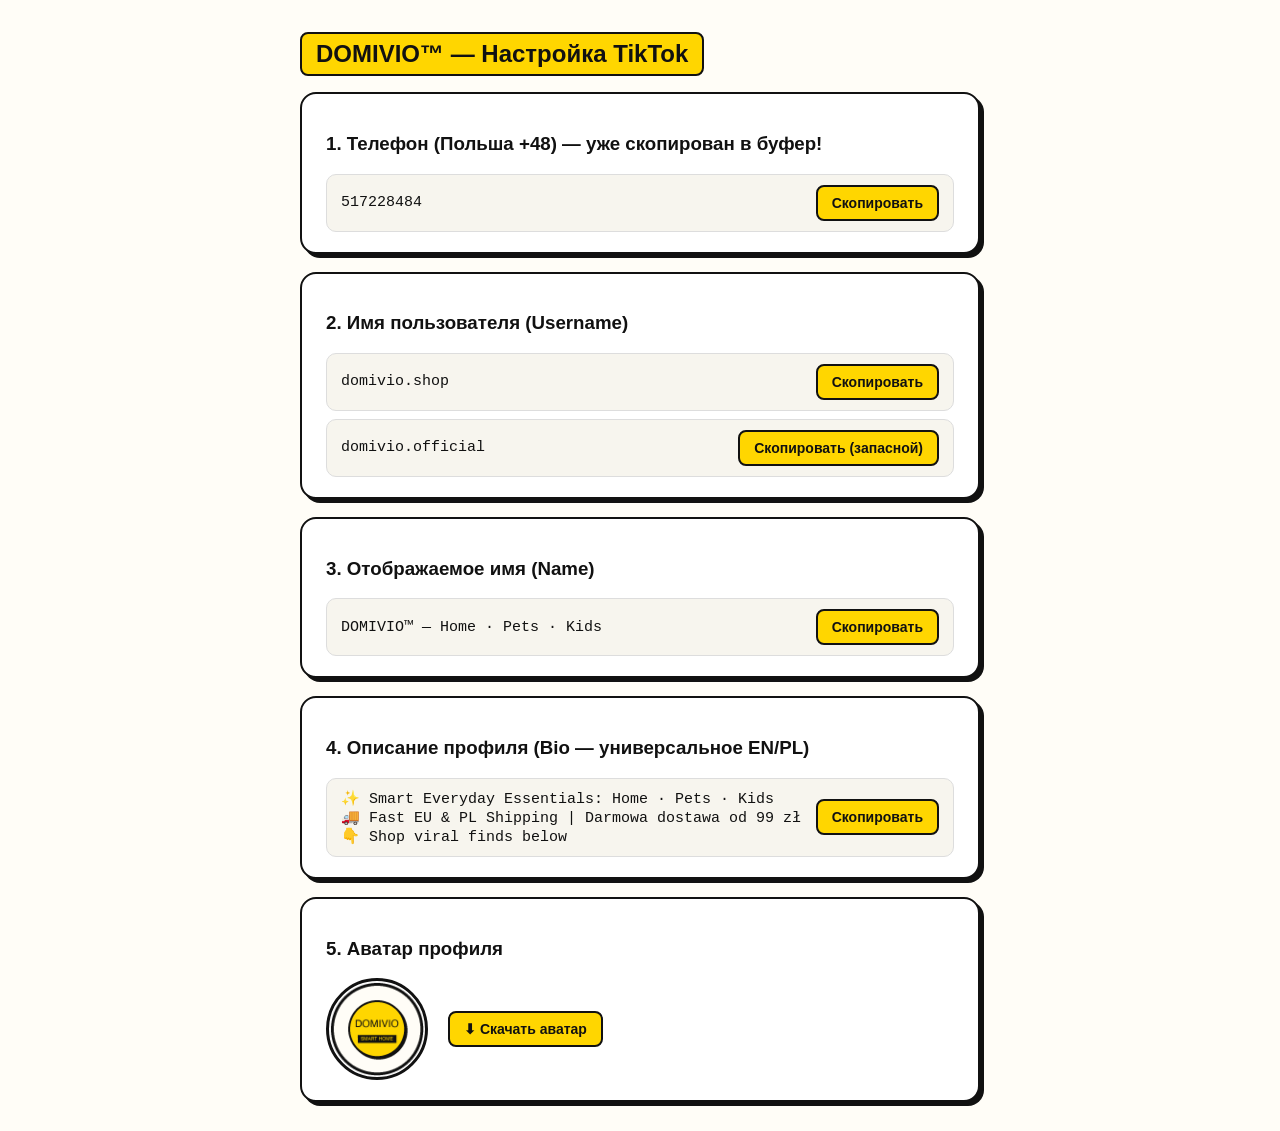
<file: tiktok-setup.html>
<!DOCTYPE html>
<html lang="ru">
<head>
  <meta charset="UTF-8">
  <title>DOMIVIO™ — Быстрая настройка TikTok</title>
  <style>
    body {
      font-family: -apple-system, BlinkMacSystemFont, "Segoe UI", Roboto, sans-serif;
      background: #FFFDF7;
      color: #111111;
      max-width: 680px;
      margin: 32px auto;
      padding: 0 20px;
    }
    .card {
      background: #FFFFFF;
      border: 2px solid #111111;
      border-radius: 16px;
      padding: 20px 24px;
      margin-bottom: 18px;
      box-shadow: 4px 4px 0 #111111;
    }
    h1 {
      font-size: 24px;
      margin-top: 0;
      background: #FFD600;
      display: inline-block;
      padding: 6px 14px;
      border-radius: 8px;
      border: 2px solid #111;
    }
    .field-row {
      display: flex;
      align-items: center;
      justify-content: space-between;
      gap: 12px;
      background: #F7F5EE;
      padding: 10px 14px;
      border-radius: 10px;
      border: 1px solid #DDD;
      margin-top: 8px;
      font-family: monospace;
      font-size: 15px;
      white-space: pre-wrap;
    }
    button, .btn {
      background: #FFD600;
      color: #111111;
      font-weight: 700;
      border: 2px solid #111111;
      border-radius: 8px;
      padding: 8px 14px;
      cursor: pointer;
      text-decoration: none;
      font-size: 14px;
      flex-shrink: 0;
    }
    button:hover, .btn:hover {
      background: #111111;
      color: #FFD600;
    }
    .avatar-box {
      display: flex;
      align-items: center;
      gap: 20px;
      margin-top: 10px;
    }
    .avatar-box img {
      width: 96px;
      height: 96px;
      border-radius: 50%;
      border: 3px solid #111;
    }
  </style>
</head>
<body>
  <h1>DOMIVIO™ — Настройка TikTok</h1>

  <div class="card">
    <h3>1. Телефон (Польша +48) — уже скопирован в буфер!</h3>
    <div class="field-row">
      <span id="phone">517228484</span>
      <button onclick="copyText('phone', this)">Скопировать</button>
    </div>
  </div>

  <div class="card">
    <h3>2. Имя пользователя (Username)</h3>
    <div class="field-row">
      <span id="user1">domivio.shop</span>
      <button onclick="copyText('user1', this)">Скопировать</button>
    </div>
    <div class="field-row">
      <span id="user2">domivio.official</span>
      <button onclick="copyText('user2', this)">Скопировать (запасной)</button>
    </div>
  </div>

  <div class="card">
    <h3>3. Отображаемое имя (Name)</h3>
    <div class="field-row">
      <span id="dname">DOMIVIO™ — Home · Pets · Kids</span>
      <button onclick="copyText('dname', this)">Скопировать</button>
    </div>
  </div>

  <div class="card">
    <h3>4. Описание профиля (Bio — универсальное EN/PL)</h3>
    <div class="field-row">
      <span id="bio1">✨ Smart Everyday Essentials: Home · Pets · Kids
🚚 Fast EU & PL Shipping | Darmowa dostawa od 99 zł
👇 Shop viral finds below</span>
      <button onclick="copyText('bio1', this)">Скопировать</button>
    </div>
  </div>

  <div class="card">
    <h3>5. Аватар профиля</h3>
    <div class="avatar-box">
      <img src="/domivio_avatar.png" alt="DOMIVIO Avatar">
      <a class="btn" href="/domivio_avatar.png" download="domivio_avatar.png">⬇ Скачать аватар</a>
    </div>
  </div>

  <script>
    function copyText(id, btn) {
      const text = document.getElementById(id).innerText;
      navigator.clipboard.writeText(text);
      const old = btn.innerText;
      btn.innerText = '✓ Скопировано!';
      setTimeout(() => btn.innerText = old, 1800);
    }
  </script>
</body>
</html>
</file>
